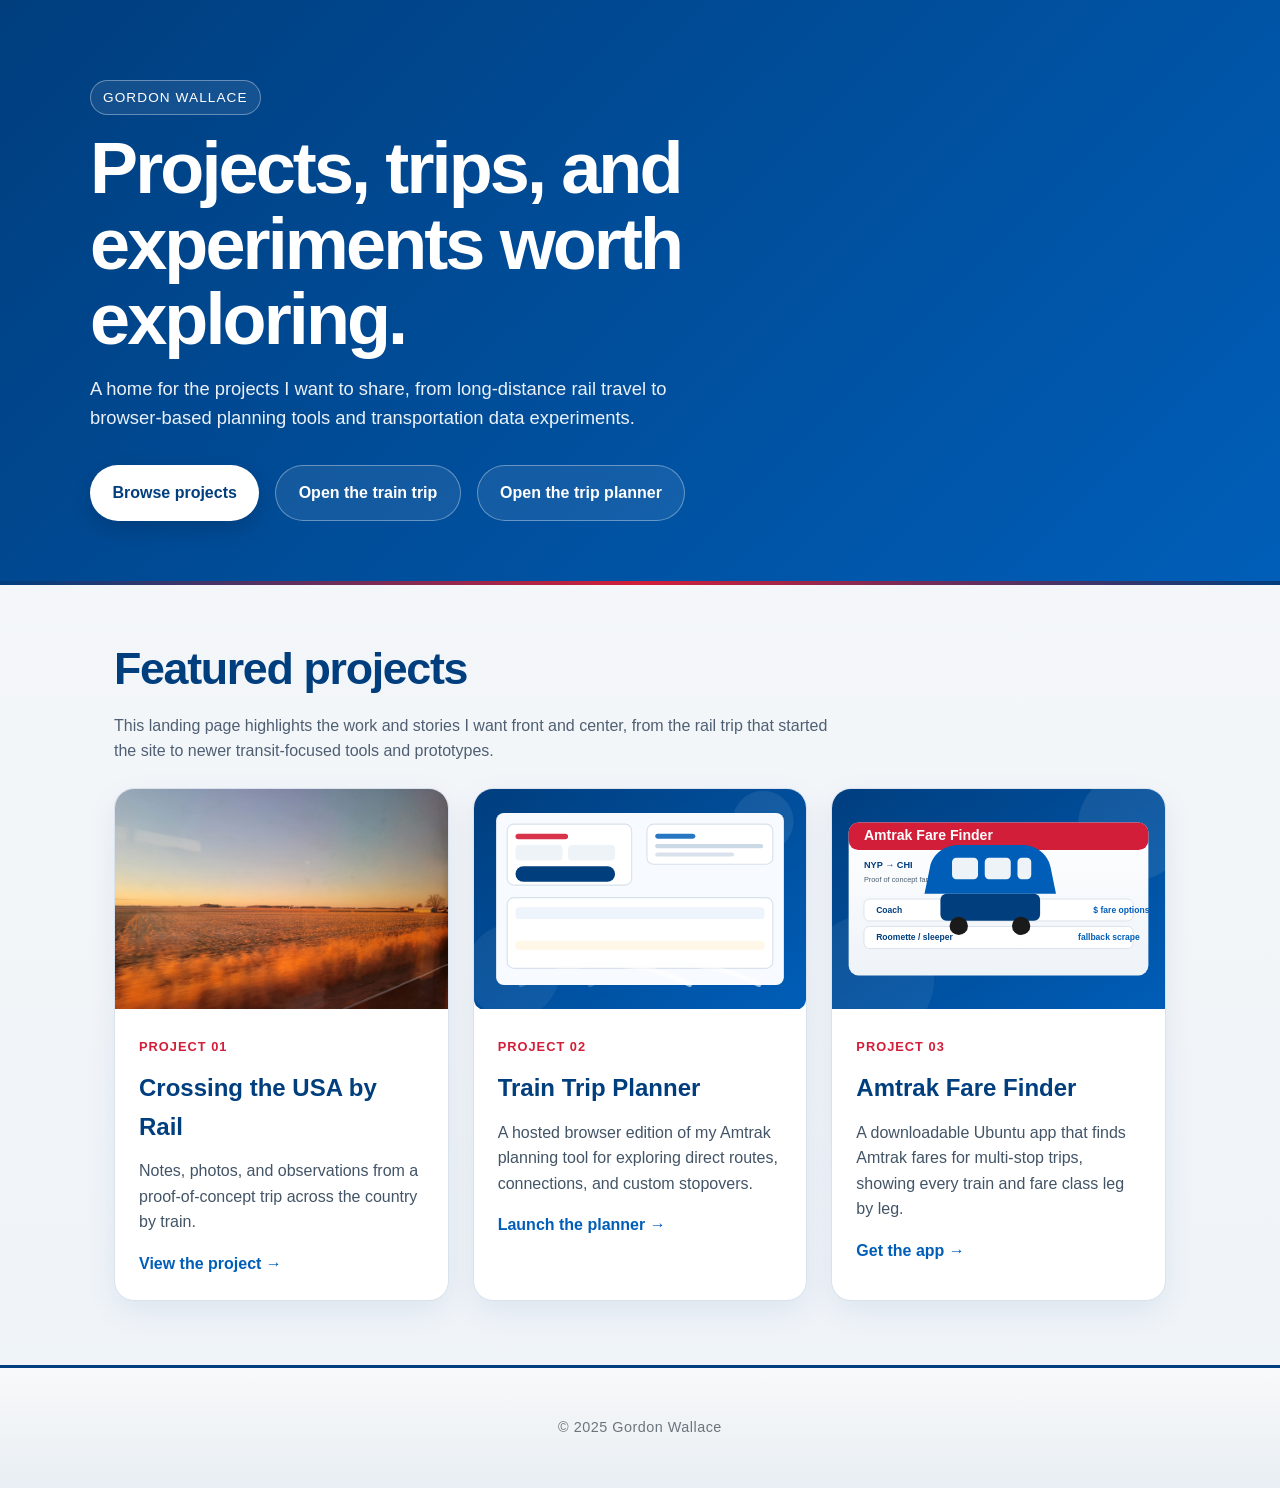
<file: index.html>
<!DOCTYPE html>
<html lang="en">
<head>
    <meta charset="UTF-8">
    <meta name="viewport" content="width=device-width, initial-scale=1.0">
    <title>Gordon Wallace | Projects</title>
    <style>
        * {
            margin: 0;
            padding: 0;
            box-sizing: border-box;
        }

        html {
            scroll-behavior: smooth;
        }

        body {
            font-family: 'Helvetica Neue', 'Arial', sans-serif;
            line-height: 1.6;
            color: #1a1a1a;
            background: linear-gradient(180deg, #f8f9fa 0%, #eef3f8 100%);
        }

        a {
            color: inherit;
            text-decoration: none;
        }

        header {
            background: linear-gradient(135deg, #003e7e 0%, #005eb8 100%);
            color: white;
            padding: 5rem 1.5rem 4rem;
            position: relative;
            overflow: hidden;
        }

        header::after {
            content: '';
            position: absolute;
            bottom: 0;
            left: 0;
            right: 0;
            height: 4px;
            background: linear-gradient(90deg, #003e7e 0%, #d31e39 50%, #003e7e 100%);
        }

        .hero {
            max-width: 1100px;
            margin: 0 auto;
            display: grid;
            gap: 2rem;
            align-items: center;
        }

        .hero-copy {
            max-width: 720px;
        }

        .eyebrow {
            display: inline-block;
            margin-bottom: 1rem;
            padding: 0.35rem 0.75rem;
            border: 1px solid rgba(255, 255, 255, 0.35);
            border-radius: 999px;
            font-size: 0.85rem;
            letter-spacing: 0.08em;
            text-transform: uppercase;
            background: rgba(255, 255, 255, 0.08);
        }

        header h1 {
            font-size: clamp(2.6rem, 6vw, 4.5rem);
            line-height: 1.05;
            margin-bottom: 1rem;
            font-weight: 700;
            letter-spacing: -0.04em;
        }

        header p {
            font-size: 1.15rem;
            max-width: 640px;
            color: rgba(255, 255, 255, 0.92);
        }

        .hero-actions {
            display: flex;
            flex-wrap: wrap;
            gap: 1rem;
            margin-top: 2rem;
        }

        .button {
            display: inline-flex;
            align-items: center;
            justify-content: center;
            padding: 0.9rem 1.4rem;
            border-radius: 999px;
            font-weight: 600;
            transition: transform 0.2s ease, box-shadow 0.2s ease, background-color 0.2s ease;
        }

        .button-primary {
            background: white;
            color: #003e7e;
            box-shadow: 0 8px 20px rgba(0, 0, 0, 0.15);
        }

        .button-secondary {
            border: 1px solid rgba(255, 255, 255, 0.35);
            color: white;
            background: rgba(255, 255, 255, 0.08);
        }

        .button:hover {
            transform: translateY(-2px);
        }

        main {
            max-width: 1100px;
            margin: 0 auto;
            padding: 3rem 1.5rem 4rem;
        }

        .section-heading {
            margin-bottom: 1.5rem;
        }

        .section-heading h2 {
            font-size: clamp(2rem, 4vw, 2.8rem);
            color: #003e7e;
            margin-bottom: 0.5rem;
            letter-spacing: -0.03em;
        }

        .section-heading p {
            color: #4f5f73;
            max-width: 720px;
        }

        .projects-grid {
            display: grid;
            grid-template-columns: repeat(auto-fit, minmax(280px, 1fr));
            gap: 1.5rem;
        }

        .project-card {
            display: block;
            background: white;
            border: 1px solid #d8e1ec;
            border-radius: 20px;
            overflow: hidden;
            box-shadow: 0 10px 30px rgba(0, 62, 126, 0.08);
            transition: transform 0.25s ease, box-shadow 0.25s ease, border-color 0.25s ease;
        }

        .project-card:hover {
            transform: translateY(-4px);
            box-shadow: 0 16px 36px rgba(0, 62, 126, 0.14);
            border-color: #005eb8;
        }

        .project-card img {
            width: 100%;
            height: 220px;
            object-fit: cover;
            display: block;
        }

        .project-card-content {
            padding: 1.5rem;
        }

        .project-tag {
            display: inline-block;
            font-size: 0.8rem;
            font-weight: 700;
            text-transform: uppercase;
            letter-spacing: 0.08em;
            color: #d31e39;
            margin-bottom: 0.75rem;
        }

        .project-card h3 {
            font-size: 1.5rem;
            color: #003e7e;
            margin-bottom: 0.75rem;
        }

        .project-card p {
            color: #425466;
            margin-bottom: 1rem;
        }

        .project-link {
            color: #005eb8;
            font-weight: 700;
        }

        footer {
            text-align: center;
            padding: 3rem 2rem;
            color: #6c757d;
            font-size: 0.9rem;
            background: linear-gradient(180deg, #f8f9fa 0%, #e8eef3 100%);
            border-top: 3px solid #003e7e;
        }

        footer p {
            font-weight: 500;
            letter-spacing: 0.5px;
        }

        @media (max-width: 768px) {
            header {
                padding: 4rem 1.25rem 3rem;
            }

            header p {
                font-size: 1rem;
            }

            main {
                padding: 2.5rem 1rem 3rem;
            }
        }
    </style>
</head>
<body>
    <header>
        <div class="hero">
            <div class="hero-copy">
                <span class="eyebrow">Gordon Wallace</span>
                <h1>Projects, trips, and experiments worth exploring.</h1>
                <p>
                    A home for the projects I want to share, from long-distance rail travel to browser-based planning tools and transportation data experiments.
                </p>
                <div class="hero-actions">
                    <a class="button button-primary" href="#projects">Browse projects</a>
                    <a class="button button-secondary" href="projects/crossing-the-usa-by-rail.html">Open the train trip</a>
                    <a class="button button-secondary" href="projects/train-trip-planner.html">Open the trip planner</a>
                </div>
            </div>
        </div>
    </header>

    <main>
        <section id="projects">
            <div class="section-heading">
                <h2>Featured projects</h2>
                <p>
                    This landing page highlights the work and stories I want front and center, from the rail trip that started the site to newer transit-focused tools and prototypes.
                </p>
            </div>
            <div class="projects-grid">
                <a class="project-card" href="projects/crossing-the-usa-by-rail.html">
                    <img src="images/20251116_073944.jpg" alt="Sunrise over western Ohio seen from the train">
                    <div class="project-card-content">
                        <span class="project-tag">Project 01</span>
                        <h3>Crossing the USA by Rail</h3>
                        <p>
                            Notes, photos, and observations from a proof-of-concept trip across the country by train.
                        </p>
                        <span class="project-link">View the project &rarr;</span>
                    </div>
                </a>
                <a class="project-card" href="projects/train-trip-planner.html">
                    <img src="images/train-trip-planner-preview.svg" alt="Stylized preview of the hosted train trip planner">
                    <div class="project-card-content">
                        <span class="project-tag">Project 02</span>
                        <h3>Train Trip Planner</h3>
                        <p>
                            A hosted browser edition of my Amtrak planning tool for exploring direct routes, connections, and custom stopovers.
                        </p>
                        <span class="project-link">Launch the planner &rarr;</span>
                    </div>
                </a>
                <a class="project-card" href="projects/amtrak-fare-finder.html">
                    <img src="images/amtrak-fare-finder-cover.svg" alt="Illustration for the Amtrak Fare Finder project">
                    <div class="project-card-content">
                        <span class="project-tag">Project 03</span>
                        <h3>Amtrak Fare Finder</h3>
                        <p>
                            A downloadable Ubuntu app that finds Amtrak fares for multi-stop trips, showing every train and fare class leg by leg.
                        </p>
                        <span class="project-link">Get the app &rarr;</span>
                    </div>
                </a>
            </div>
        </section>
    </main>

    <footer>
        <p>&copy; 2025 Gordon Wallace</p>
    </footer>
</body>
</html>
</file>
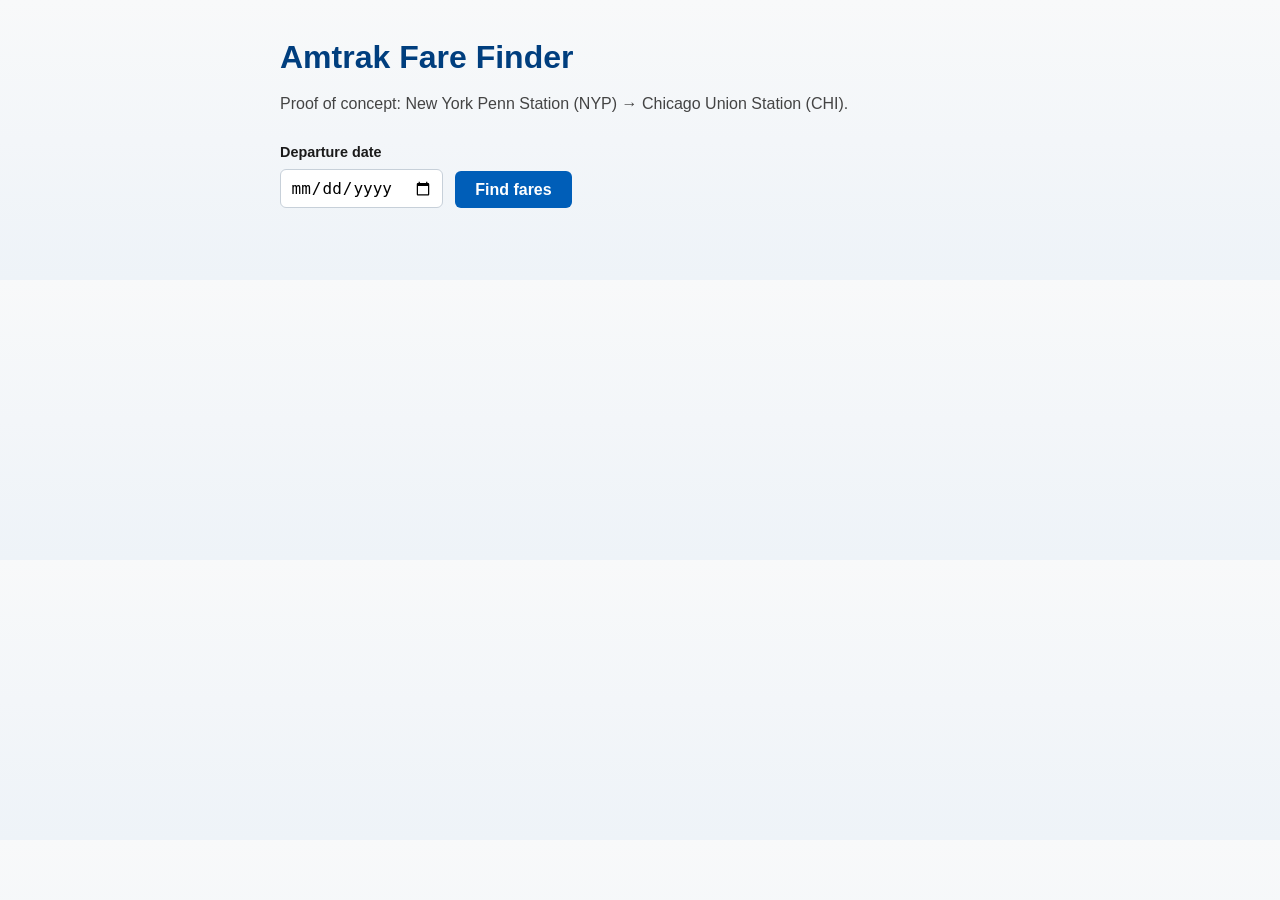
<file: amtrak-fare-finder/static/index.html>
<!DOCTYPE html>
<html lang="en">
<head>
    <meta charset="UTF-8">
    <meta name="viewport" content="width=device-width, initial-scale=1.0">
    <title>Amtrak Fare Finder</title>
    <style>
        * {
            margin: 0;
            padding: 0;
            box-sizing: border-box;
        }

        body {
            font-family: 'Helvetica Neue', 'Arial', sans-serif;
            line-height: 1.6;
            color: #1a1a1a;
            background: linear-gradient(180deg, #f8f9fa 0%, #eef3f8 100%);
            padding: 2rem 1.5rem 3rem;
        }

        main {
            max-width: 720px;
            margin: 0 auto;
        }

        h1 {
            color: #003e7e;
            margin-bottom: 0.5rem;
        }

        p.subtitle {
            color: #444;
            margin-bottom: 1.5rem;
        }

        form {
            display: flex;
            gap: 0.75rem;
            align-items: flex-end;
            flex-wrap: wrap;
            margin-bottom: 1.5rem;
        }

        label {
            display: block;
            font-weight: 600;
            font-size: 0.9rem;
            margin-bottom: 0.35rem;
        }

        input[type="date"] {
            padding: 0.5rem 0.6rem;
            border: 1px solid #c7d0d9;
            border-radius: 6px;
            font-size: 1rem;
        }

        button {
            background: #005eb8;
            color: #fff;
            border: none;
            border-radius: 6px;
            padding: 0.6rem 1.25rem;
            font-size: 1rem;
            font-weight: 600;
            cursor: pointer;
        }

        button:disabled {
            opacity: 0.6;
            cursor: default;
        }

        #status {
            margin-bottom: 1rem;
            font-weight: 600;
        }

        #status.error {
            color: #b3261e;
        }

        table {
            width: 100%;
            border-collapse: collapse;
            background: #fff;
            border-radius: 8px;
            overflow: hidden;
            box-shadow: 0 1px 3px rgba(0, 0, 0, 0.08);
        }

        th, td {
            text-align: left;
            padding: 0.75rem 1rem;
            border-bottom: 1px solid #eef1f4;
        }

        th {
            background: #003e7e;
            color: #fff;
        }

        tbody tr:last-child td {
            border-bottom: none;
        }
    </style>
</head>
<body>
    <main>
        <h1>Amtrak Fare Finder</h1>
        <p class="subtitle">Proof of concept: New York Penn Station (NYP) &rarr; Chicago Union Station (CHI).</p>

        <form id="fare-form">
            <div>
                <label for="departure-date">Departure date</label>
                <input type="date" id="departure-date" name="date" required>
            </div>
            <button type="submit" id="submit-button">Find fares</button>
        </form>

        <p id="status" role="status"></p>

        <table id="results-table" hidden>
            <thead>
                <tr>
                    <th>Train</th>
                    <th>Departs</th>
                    <th>Arrives</th>
                    <th>Duration</th>
                    <th>Fares</th>
                </tr>
            </thead>
            <tbody id="results-body"></tbody>
        </table>
    </main>

    <script>
        const form = document.getElementById('fare-form');
        const statusEl = document.getElementById('status');
        const table = document.getElementById('results-table');
        const tbody = document.getElementById('results-body');
        const submitButton = document.getElementById('submit-button');

        function setStatus(message, isError) {
            statusEl.textContent = message;
            statusEl.classList.toggle('error', Boolean(isError));
        }

        function renderTrains(trains) {
            tbody.innerHTML = '';
            if (!trains || trains.length === 0) {
                table.hidden = true;
                setStatus('No trains with available fares were found for that date.', false);
                return;
            }

            for (const train of trains) {
                const row = document.createElement('tr');

                const nameCell = document.createElement('td');
                nameCell.textContent = train.train_name;
                row.appendChild(nameCell);

                const departCell = document.createElement('td');
                departCell.textContent = train.departure_time;
                row.appendChild(departCell);

                const arriveCell = document.createElement('td');
                arriveCell.textContent = train.arrival_time;
                row.appendChild(arriveCell);

                const durationCell = document.createElement('td');
                durationCell.textContent = train.duration;
                row.appendChild(durationCell);

                const faresCell = document.createElement('td');
                faresCell.textContent = (train.fares || [])
                    .map((fare) => `${fare.fare_class}: $${fare.price.toFixed(2)}`)
                    .join(', ');
                row.appendChild(faresCell);

                tbody.appendChild(row);
            }

            table.hidden = false;
            setStatus(`Found ${trains.length} train${trains.length === 1 ? '' : 's'}.`, false);
        }

        form.addEventListener('submit', async (event) => {
            event.preventDefault();
            const date = document.getElementById('departure-date').value;
            if (!date) {
                return;
            }

            submitButton.disabled = true;
            table.hidden = true;
            setStatus('Searching for fares…', false);

            try {
                const response = await fetch(`/api/fares?date=${encodeURIComponent(date)}`);
                const data = await response.json();

                if (!response.ok) {
                    throw new Error(data.error || 'Failed to fetch fares.');
                }

                renderTrains(data.trains);
            } catch (error) {
                setStatus(error.message || 'Something went wrong while fetching fares.', true);
            } finally {
                submitButton.disabled = false;
            }
        });
    </script>
</body>
</html>
</file>
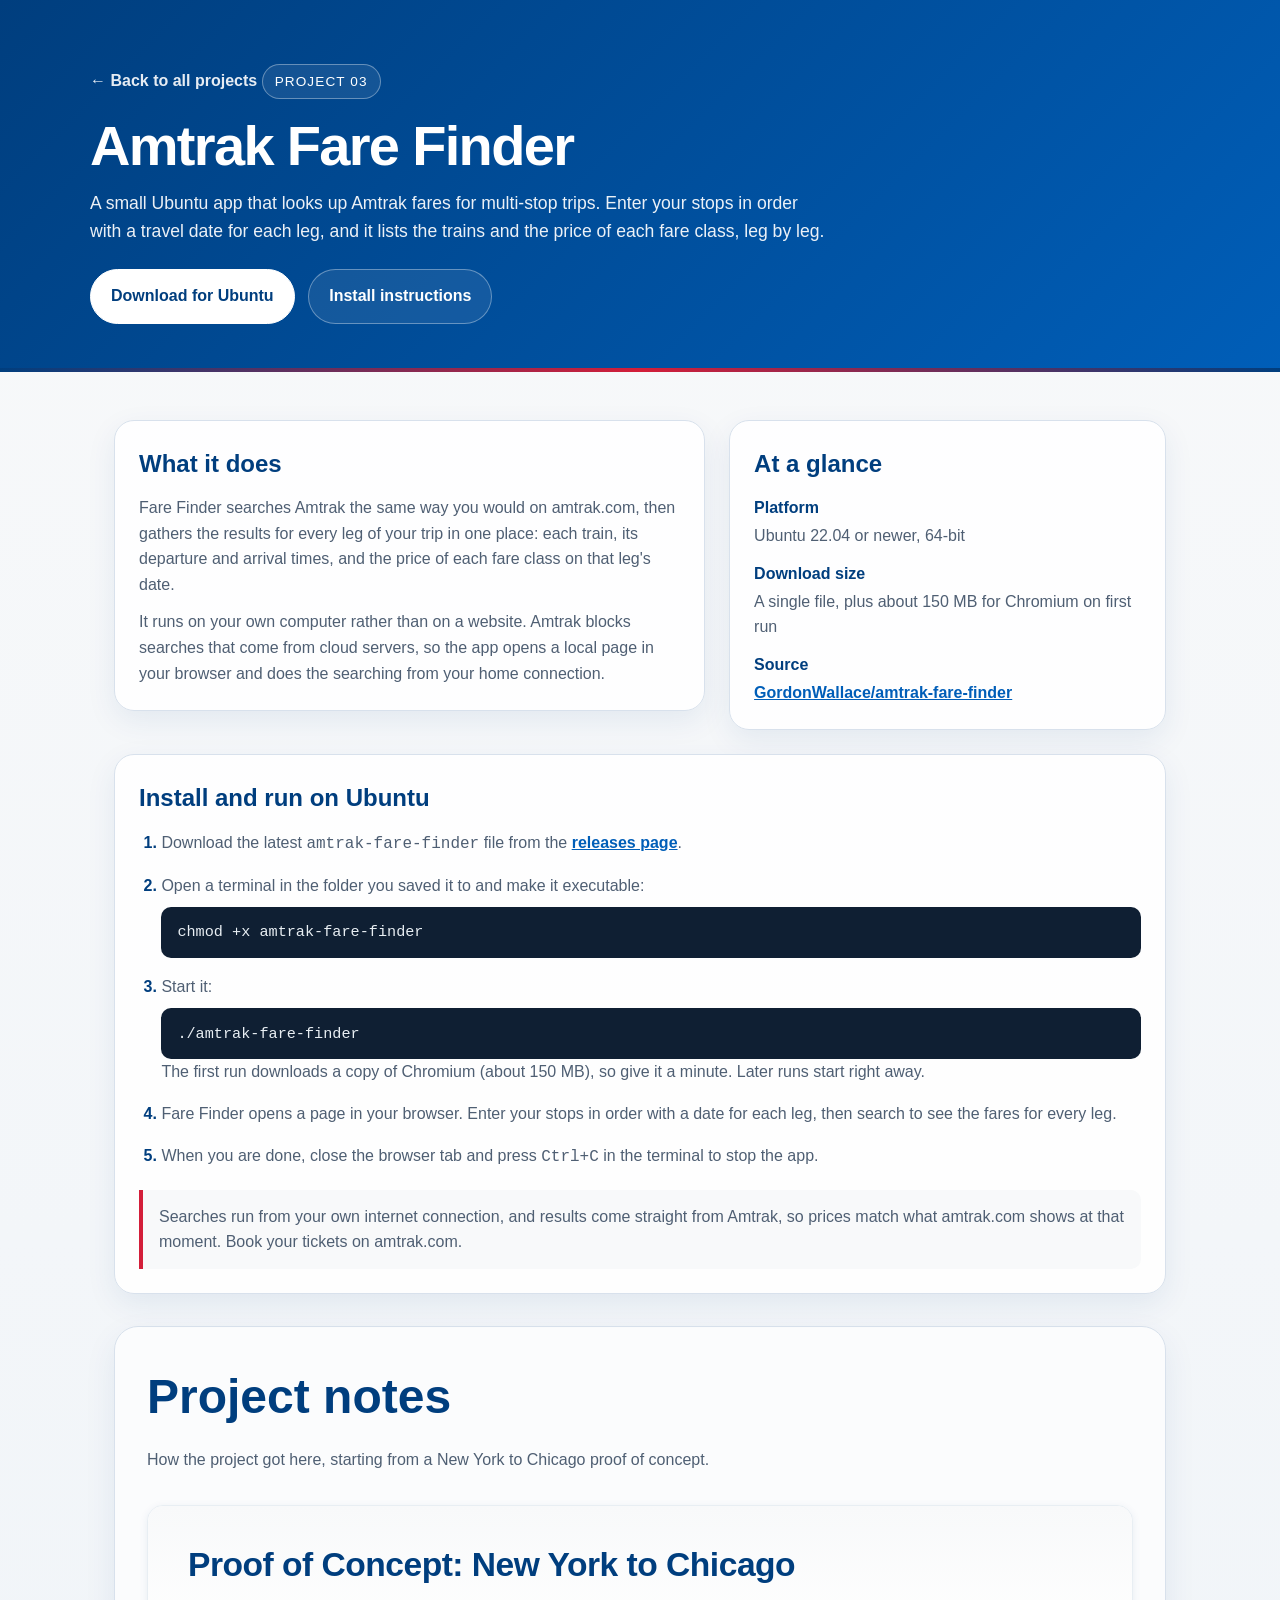
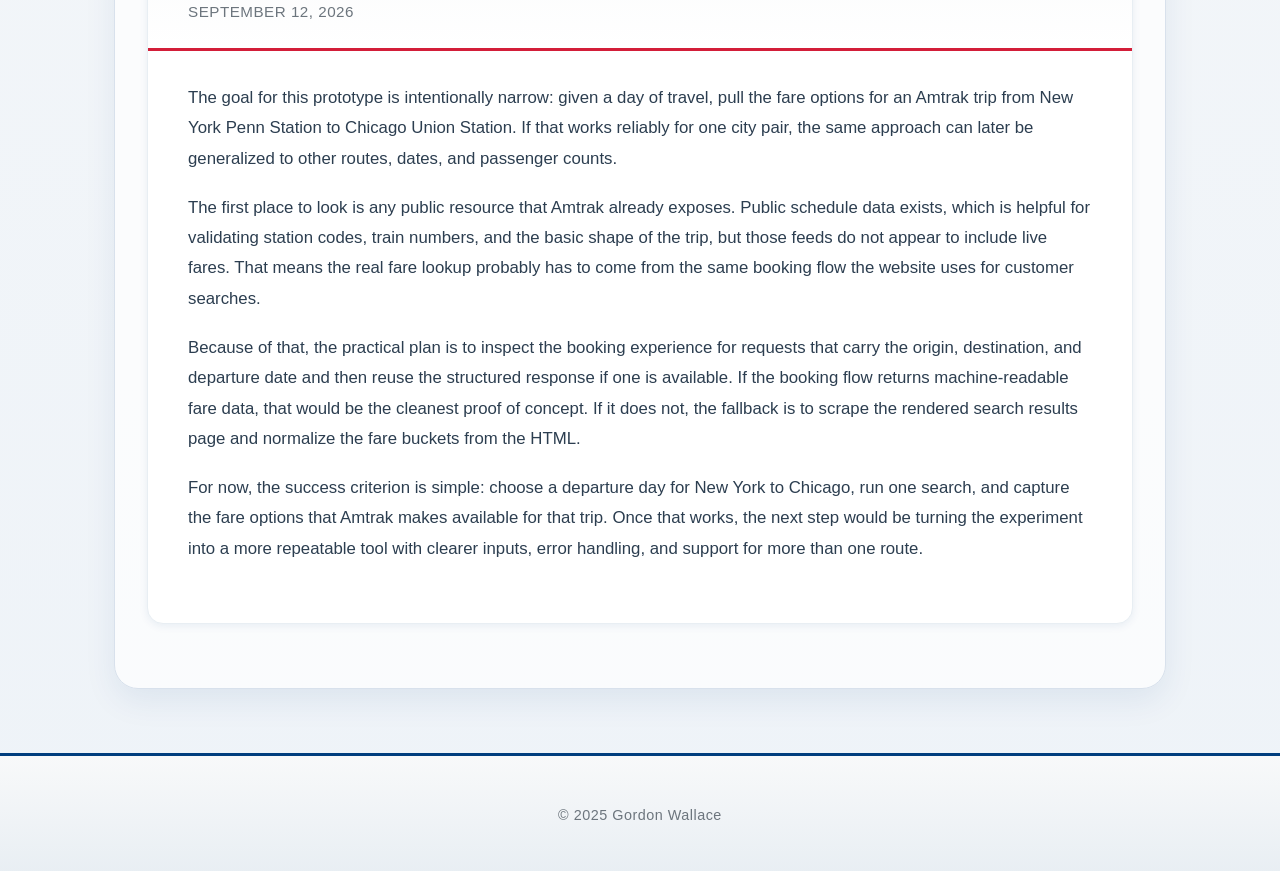
<file: projects/amtrak-fare-finder.html>
<!DOCTYPE html>
<html lang="en">
<head>
    <meta charset="UTF-8">
    <meta name="viewport" content="width=device-width, initial-scale=1.0">
    <title>Amtrak Fare Finder | Gordon Wallace</title>
    <style>
        * {
            margin: 0;
            padding: 0;
            box-sizing: border-box;
        }

        body {
            font-family: 'Helvetica Neue', 'Arial', sans-serif;
            line-height: 1.6;
            color: #1a1a1a;
            background: linear-gradient(180deg, #f8f9fa 0%, #eef3f8 100%);
        }

        a {
            color: inherit;
            text-decoration: none;
        }

        header {
            background: linear-gradient(135deg, #003e7e 0%, #005eb8 100%);
            color: white;
            padding: 4rem 1.5rem 3rem;
            position: relative;
            overflow: hidden;
        }

        header::after {
            content: '';
            position: absolute;
            bottom: 0;
            left: 0;
            right: 0;
            height: 4px;
            background: linear-gradient(90deg, #003e7e 0%, #d31e39 50%, #003e7e 100%);
        }

        .hero {
            max-width: 1100px;
            margin: 0 auto;
        }

        .back-link {
            display: inline-block;
            margin-bottom: 1rem;
            font-weight: 600;
            color: rgba(255, 255, 255, 0.9);
        }

        .back-link:hover {
            color: #fff;
        }

        .back-link:focus-visible {
            outline: 2px solid #fff;
            outline-offset: 4px;
            border-radius: 4px;
        }

        header h1 {
            font-size: clamp(2.2rem, 5vw, 3.5rem);
            line-height: 1.1;
            margin-bottom: 0.75rem;
            font-weight: 700;
            letter-spacing: -0.03em;
        }

        header p {
            font-size: 1.1rem;
            max-width: 740px;
            color: rgba(255, 255, 255, 0.92);
        }

        .hero-eyebrow {
            display: inline-block;
            margin-bottom: 1rem;
            padding: 0.35rem 0.75rem;
            border: 1px solid rgba(255, 255, 255, 0.35);
            border-radius: 999px;
            font-size: 0.85rem;
            letter-spacing: 0.08em;
            text-transform: uppercase;
            background: rgba(255, 255, 255, 0.08);
        }

        .hero-actions {
            display: flex;
            flex-wrap: wrap;
            gap: 0.85rem;
            margin-top: 1.5rem;
        }

        .button-link {
            display: inline-flex;
            align-items: center;
            justify-content: center;
            min-height: 46px;
            padding: 0.85rem 1.25rem;
            border-radius: 999px;
            border: 1px solid rgba(255, 255, 255, 0.35);
            background: rgba(255, 255, 255, 0.08);
            color: #fff;
            font: inherit;
            font-weight: 700;
            transition: transform 0.2s ease, box-shadow 0.2s ease, background-color 0.2s ease;
        }

        .button-link.primary {
            background: #fff;
            border-color: #fff;
            color: #003e7e;
        }

        .button-link:hover {
            transform: translateY(-1px);
            box-shadow: 0 6px 18px rgba(0, 0, 0, 0.18);
        }

        .button-link:focus-visible {
            outline: 2px solid #fff;
            outline-offset: 3px;
        }

        .layout {
            display: grid;
            gap: 1.5rem;
            margin-bottom: 2rem;
        }

        .intro-grid {
            display: grid;
            grid-template-columns: 1.15fr 0.85fr;
            gap: 1.5rem;
            align-items: start;
        }

        .panel {
            background: rgba(255, 255, 255, 0.92);
            border: 1px solid #d8e1ec;
            border-radius: 20px;
            box-shadow: 0 10px 30px rgba(0, 62, 126, 0.08);
            padding: 1.5rem;
        }

        .panel h2 {
            color: #003e7e;
            margin-bottom: 0.75rem;
        }

        .panel p,
        .meta-list,
        .steps {
            color: #4f5f73;
        }

        .panel p + p {
            margin-top: 0.75rem;
        }

        .panel a {
            color: #005eb8;
            font-weight: 600;
            text-decoration: underline;
        }

        .meta-list {
            list-style: none;
            display: grid;
            gap: 0.75rem;
        }

        .meta-list strong {
            display: block;
            color: #003e7e;
            margin-bottom: 0.15rem;
        }

        .steps {
            display: grid;
            gap: 1rem;
            padding-left: 1.4rem;
        }

        .steps li::marker {
            color: #003e7e;
            font-weight: 700;
        }

        pre {
            margin-top: 0.5rem;
            padding: 0.85rem 1rem;
            background: #0f1f33;
            color: #e8eef3;
            border-radius: 10px;
            overflow-x: auto;
            font-size: 0.95rem;
        }

        code {
            font-family: 'SFMono-Regular', 'Menlo', 'Consolas', monospace;
        }

        .note {
            margin-top: 1.25rem;
            padding: 0.85rem 1rem;
            border-left: 4px solid #d31e39;
            background: #f8f9fa;
            border-radius: 0 10px 10px 0;
        }

        main {
            max-width: 1100px;
            margin: 0 auto;
            padding: 3rem 1.5rem 4rem;
        }

        .project-detail {
            background: rgba(255, 255, 255, 0.72);
            border: 1px solid #d8e1ec;
            border-radius: 24px;
            padding: 2rem;
            box-shadow: 0 12px 32px rgba(0, 62, 126, 0.08);
        }

        .project-detail-header {
            margin-bottom: 2rem;
        }

        .project-detail-header h2 {
            font-size: clamp(2rem, 4vw, 3rem);
            color: #003e7e;
            margin-bottom: 0.75rem;
        }

        .project-detail-header p {
            max-width: 760px;
            color: #4f5f73;
        }

        .post {
            background: white;
            margin-bottom: 2rem;
            border-radius: 16px;
            overflow: hidden;
            box-shadow: 0 2px 8px rgba(0, 62, 126, 0.08);
            border: 1px solid #e8eef3;
            transition: all 0.3s ease;
        }

        .post:hover {
            transform: translateY(-3px);
            box-shadow: 0 8px 24px rgba(0, 62, 126, 0.15);
            border-color: #005eb8;
        }

        .post-header {
            padding: 2rem 2.5rem 1.5rem;
            background: linear-gradient(180deg, #f8f9fa 0%, #ffffff 100%);
            border-bottom: 3px solid #d31e39;
        }

        .post-title {
            font-size: 2.1rem;
            color: #003e7e;
            margin-bottom: 0.5rem;
            font-weight: 700;
            letter-spacing: -0.5px;
        }

        .post-date {
            color: #6c757d;
            font-size: 0.95rem;
            font-weight: 500;
            text-transform: uppercase;
            letter-spacing: 0.5px;
        }

        .post-images {
            display: grid;
            grid-template-columns: repeat(auto-fill, minmax(220px, 1fr));
            gap: 1rem;
            padding: 1.5rem 2.5rem;
            background-color: #fafbfc;
        }

        .image-container {
            display: flex;
            flex-direction: column;
            background: white;
            border-radius: 8px;
            overflow: hidden;
            box-shadow: 0 2px 6px rgba(0, 62, 126, 0.1);
            transition: all 0.3s ease;
        }

        .image-container:hover {
            box-shadow: 0 4px 12px rgba(0, 62, 126, 0.2);
            transform: translateY(-2px);
        }

        .post-image {
            width: 100%;
            height: 200px;
            object-fit: cover;
            transition: transform 0.3s ease;
        }

        .image-container:hover .post-image {
            transform: scale(1.03);
        }

        .image-caption {
            font-size: 0.85rem;
            color: #495057;
            padding: 0.6rem 0.8rem;
            text-align: center;
            line-height: 1.4;
            background-color: #f8f9fa;
            border-top: 2px solid #e8eef3;
        }

        .post-content {
            padding: 2rem 2.5rem 2.5rem;
            font-size: 1.05rem;
            color: #2c3e50;
            line-height: 1.8;
        }

        .post-content p {
            margin-bottom: 1.2rem;
        }

        footer {
            text-align: center;
            padding: 3rem 2rem;
            color: #6c757d;
            font-size: 0.9rem;
            background: linear-gradient(180deg, #f8f9fa 0%, #e8eef3 100%);
            border-top: 3px solid #003e7e;
        }

        footer p {
            font-weight: 500;
            letter-spacing: 0.5px;
        }

        @media (max-width: 900px) {
            .intro-grid {
                grid-template-columns: 1fr;
            }
        }

        @media (max-width: 768px) {
            header {
                padding: 3rem 1.25rem 2.5rem;
            }

            header p {
                font-size: 1rem;
            }

            main {
                padding: 2.5rem 1rem 3rem;
            }

            .project-detail {
                padding: 1.25rem;
            }

            .post-title {
                font-size: 1.6rem;
            }

            .post-header {
                padding: 1.5rem 1.5rem 1rem;
            }

            .post-images {
                grid-template-columns: 1fr;
                padding: 1rem 1.5rem;
            }

            .post-content {
                padding: 1.5rem;
            }
        }
    </style>
</head>
<body>
    <header>
        <div class="hero">
            <a class="back-link" href="../index.html" aria-label="Back to all projects on the landing page">&larr; Back to all projects</a>
            <span class="hero-eyebrow">Project 03</span>
            <h1>Amtrak Fare Finder</h1>
            <p>
                A small Ubuntu app that looks up Amtrak fares for multi-stop trips. Enter your stops in order with a travel date for each leg, and it lists the trains and the price of each fare class, leg by leg.
            </p>
            <div class="hero-actions">
                <a class="button-link primary" data-release-link href="https://github.com/GordonWallace/amtrak-fare-finder/releases/latest" target="_blank" rel="noreferrer">Download for Ubuntu</a>
                <a class="button-link" href="#install">Install instructions</a>
            </div>
        </div>
    </header>

    <main>
        <div class="layout">
            <div class="intro-grid">
                <section class="panel">
                    <h2>What it does</h2>
                    <p>
                        Fare Finder searches Amtrak the same way you would on amtrak.com, then gathers the results for every leg of your trip in one place: each train, its departure and arrival times, and the price of each fare class on that leg's date.
                    </p>
                    <p>
                        It runs on your own computer rather than on a website. Amtrak blocks searches that come from cloud servers, so the app opens a local page in your browser and does the searching from your home connection.
                    </p>
                </section>

                <aside class="panel">
                    <h2>At a glance</h2>
                    <ul class="meta-list">
                        <li>
                            <strong>Platform</strong>
                            Ubuntu 22.04 or newer, 64-bit
                        </li>
                        <li>
                            <strong>Download size</strong>
                            A single file, plus about 150&nbsp;MB for Chromium on first run
                        </li>
                        <li>
                            <strong>Source</strong>
                            <a data-repo-link href="https://github.com/GordonWallace/amtrak-fare-finder" target="_blank" rel="noreferrer">GordonWallace/amtrak-fare-finder</a>
                        </li>
                    </ul>
                </aside>
            </div>

            <section class="panel" id="install">
                <h2>Install and run on Ubuntu</h2>
                <ol class="steps">
                    <li>
                        Download the latest <code>amtrak-fare-finder</code> file from the
                        <a data-release-link href="https://github.com/GordonWallace/amtrak-fare-finder/releases/latest" target="_blank" rel="noreferrer">releases page</a>.
                    </li>
                    <li>
                        Open a terminal in the folder you saved it to and make it executable:
                        <pre><code>chmod +x amtrak-fare-finder</code></pre>
                    </li>
                    <li>
                        Start it:
                        <pre><code>./amtrak-fare-finder</code></pre>
                        The first run downloads a copy of Chromium (about 150&nbsp;MB), so give it a minute. Later runs start right away.
                    </li>
                    <li>
                        Fare Finder opens a page in your browser. Enter your stops in order with a date for each leg, then search to see the fares for every leg.
                    </li>
                    <li>
                        When you are done, close the browser tab and press <code>Ctrl+C</code> in the terminal to stop the app.
                    </li>
                </ol>
                <p class="note">
                    Searches run from your own internet connection, and results come straight from Amtrak, so prices match what amtrak.com shows at that moment. Book your tickets on amtrak.com.
                </p>
            </section>
        </div>

        <section class="project-detail" id="amtrak-fare-finder">
            <div class="project-detail-header">
                <h2>Project notes</h2>
                <p>
                    How the project got here, starting from a New York to Chicago proof of concept.
                </p>
            </div>
            <div id="posts-container"></div>
        </section>
    </main>

    <footer>
        <p>&copy; 2025 Gordon Wallace</p>
    </footer>

    <script>
        // Change these when the app's repository moves; every download and source link on the page uses them.
        const REPO_URL = 'https://github.com/GordonWallace/amtrak-fare-finder';
        const RELEASE_URL = `${REPO_URL}/releases/latest`;

        for (const link of document.querySelectorAll('[data-release-link]')) {
            link.href = RELEASE_URL;
        }
        for (const link of document.querySelectorAll('[data-repo-link]')) {
            link.href = REPO_URL;
        }

        const PROJECT_ID = 'amtrak-fare-finder';
        const POSTS_SCHEMA_DESCRIPTION = 'Posts for this page must include "project", "title", "date", and "textFile" string fields.';
        const MONTH_INDEX = {
            january: 0,
            february: 1,
            march: 2,
            april: 3,
            may: 4,
            june: 5,
            july: 6,
            august: 7,
            september: 8,
            october: 9,
            november: 10,
            december: 11
        };

        function resolveSafeProjectAssetPath(rawPath, allowedBaseDirectory) {
            const normalizedInput = typeof rawPath === 'string' ? rawPath : '';
            if (!normalizedInput || normalizedInput.includes('\\') || normalizedInput.startsWith('/')) {
                throw new Error(`Invalid path: ${rawPath}`);
            }
            const rawSegments = normalizedInput.split('/').map((segment) => {
                try {
                    return decodeURIComponent(segment);
                } catch (error) {
                    throw new Error(`Invalid path encoding: ${rawPath}`);
                }
            });
            if (rawSegments.some((segment) => segment === '.' || segment === '..')) {
                throw new Error(`Path traversal segment is not allowed: ${rawPath}`);
            }

            const normalizedPath = new URL(normalizedInput, 'https://example.local/').pathname.replace(/^\/+/, '');
            if (!normalizedPath.startsWith(`${allowedBaseDirectory}/`)) {
                throw new Error(`Path escapes ${allowedBaseDirectory}: ${rawPath}`);
            }

            return `../${normalizedPath}`;
        }

        function buildPost(post, textContent) {
            const article = document.createElement('article');
            article.className = 'post';

            const header = document.createElement('div');
            header.className = 'post-header';

            const title = document.createElement('h3');
            title.className = 'post-title';
            title.textContent = post.title;

            const date = document.createElement('p');
            date.className = 'post-date';
            date.textContent = post.date;

            header.appendChild(title);
            header.appendChild(date);
            article.appendChild(header);

            if (post.images && post.images.length > 0) {
                const imagesContainer = document.createElement('div');
                imagesContainer.className = 'post-images';

                for (const image of post.images) {
                    if (!image || typeof image !== 'object' || typeof image.src !== 'string') {
                        console.error(`Skipping malformed image entry for ${post.id}.`);
                        continue;
                    }

                    let safeImagePath = '';
                    try {
                        safeImagePath = resolveSafeProjectAssetPath(image.src, 'images');
                    } catch (error) {
                        console.error(`Skipping invalid image path for ${post.id}:`, error);
                        continue;
                    }

                    const imageContainer = document.createElement('div');
                    imageContainer.className = 'image-container';

                    const img = document.createElement('img');
                    img.src = safeImagePath;
                    img.className = 'post-image';
                    const imageCaption = typeof image.caption === 'string' ? image.caption.trim() : '';
                    img.alt = imageCaption || `${post.title} photo`;
                    img.loading = 'lazy';

                    imageContainer.appendChild(img);
                    if (imageCaption) {
                        const caption = document.createElement('p');
                        caption.className = 'image-caption';
                        caption.textContent = imageCaption;
                        imageContainer.appendChild(caption);
                    }
                    imagesContainer.appendChild(imageContainer);
                }

                if (imagesContainer.childElementCount > 0) {
                    article.appendChild(imagesContainer);
                }
            }

            const content = document.createElement('div');
            content.className = 'post-content';

            const normalizedText = String(textContent ?? '');
            const paragraphs = normalizedText.trim().split(/\n\n+/).filter((paragraph) => paragraph.trim());
            if (paragraphs.length === 0) {
                const emptyMessage = document.createElement('p');
                emptyMessage.textContent = 'No project notes were included for this entry.';
                content.appendChild(emptyMessage);
            } else {
                for (const paragraphText of paragraphs) {
                    const paragraph = document.createElement('p');
                    paragraph.textContent = paragraphText.trim();
                    content.appendChild(paragraph);
                }
            }

            article.appendChild(content);
            return article;
        }

        async function fetchTextForPost(post) {
            if (!post || typeof post.textFile !== 'string') {
                throw new Error(`Invalid post metadata for ${post && post.id ? post.id : 'unknown'}: missing textFile`);
            }
            const textFilePath = resolveSafeProjectAssetPath(post.textFile, 'post-text');
            const textResponse = await fetch(textFilePath);
            if (!textResponse.ok) {
                throw new Error(`Failed to load ${post.textFile}: ${textResponse.status}`);
            }
            return textResponse.text();
        }

        function parseMonthDayYear(monthName, dayString, yearString) {
            const monthKey = String(monthName || '').toLowerCase();
            const month = MONTH_INDEX[monthKey];
            const day = Number.parseInt(dayString, 10);
            const year = Number.parseInt(yearString, 10);

            if (!Number.isInteger(month) || Number.isNaN(day) || Number.isNaN(year)) {
                return Number.NEGATIVE_INFINITY;
            }
            const timestamp = Date.UTC(year, month, day);
            const parsedDate = new Date(timestamp);
            if (
                parsedDate.getUTCFullYear() !== year
                || parsedDate.getUTCMonth() !== month
                || parsedDate.getUTCDate() !== day
            ) {
                return Number.NEGATIVE_INFINITY;
            }
            return timestamp;
        }

        async function mapWithConcurrency(items, limit, mapper) {
            if (!Array.isArray(items) || items.length === 0) {
                return [];
            }
            if (!Number.isInteger(limit) || limit < 1) {
                throw new Error('Concurrency limit must be a positive integer.');
            }

            const results = new Array(items.length);
            let nextIndex = 0;

            async function worker() {
                while (nextIndex < items.length) {
                    const currentIndex = nextIndex;
                    nextIndex += 1;

                    try {
                        results[currentIndex] = { status: 'fulfilled', value: await mapper(items[currentIndex]) };
                    } catch (error) {
                        results[currentIndex] = { status: 'rejected', reason: error };
                    }
                }
            }

            const workerCount = Math.min(limit, items.length);
            await Promise.all(Array.from({ length: workerCount }, () => worker()));
            return results;
        }

        function getSortableTimestamp(post) {
            if (!post || typeof post.date !== 'string') {
                return Number.NEGATIVE_INFINITY;
            }
            const sameMonthRangeMatch = post.date.match(/^([A-Za-z]+)\s+(\d+)-(\d+),\s*(\d{4})$/);
            const crossMonthRangeMatch = post.date.match(/^([A-Za-z]+)\s+(\d+)-([A-Za-z]+)\s+(\d+),\s*(\d{4})(?:\/(\d{4}))?$/);
            if (sameMonthRangeMatch) {
                return parseMonthDayYear(sameMonthRangeMatch[1], sameMonthRangeMatch[3], sameMonthRangeMatch[4]);
            }

            if (crossMonthRangeMatch) {
                const startMonthIndex = MONTH_INDEX[String(crossMonthRangeMatch[1]).toLowerCase()];
                const endMonthIndex = MONTH_INDEX[String(crossMonthRangeMatch[3]).toLowerCase()];
                const startYear = Number.parseInt(crossMonthRangeMatch[5], 10);
                const explicitEndYear = crossMonthRangeMatch[6] ? Number.parseInt(crossMonthRangeMatch[6], 10) : null;
                const derivedEndYear = explicitEndYear
                    || (Number.isInteger(startMonthIndex) && Number.isInteger(endMonthIndex) && endMonthIndex < startMonthIndex
                        ? startYear + 1
                        : startYear);
                return parseMonthDayYear(crossMonthRangeMatch[3], crossMonthRangeMatch[4], String(derivedEndYear));
            }

            const singleDateMatch = post.date.match(/^([A-Za-z]+)\s+(\d+),\s*(\d{4})$/);
            if (singleDateMatch) {
                return parseMonthDayYear(singleDateMatch[1], singleDateMatch[2], singleDateMatch[3]);
            }

            return Number.NEGATIVE_INFINITY;
        }

        async function loadPosts() {
            try {
                const response = await fetch('../posts.json');
                if (!response.ok) {
                    throw new Error(`Failed to load posts.json: ${response.status}`);
                }

                const rawPosts = await response.json();
                if (!Array.isArray(rawPosts)) {
                    throw new Error('Invalid posts.json format: expected an array of posts.');
                }
                if (rawPosts.some((post) => !post || typeof post.project !== 'string' || typeof post.title !== 'string' || typeof post.date !== 'string' || typeof post.textFile !== 'string')) {
                    throw new Error(`Invalid posts.json format: ${POSTS_SCHEMA_DESCRIPTION}`);
                }

                const posts = rawPosts
                    .filter((post) => post && post.project === PROJECT_ID);
                if (posts.some((post) => getSortableTimestamp(post) === Number.NEGATIVE_INFINITY)) {
                    throw new Error('Invalid posts.json format: unsupported date format.');
                }
                posts.sort((a, b) => getSortableTimestamp(b) - getSortableTimestamp(a));
                const container = document.getElementById('posts-container');
                if (!container) {
                    throw new Error('Missing posts container element.');
                }
                container.setAttribute('aria-busy', 'true');
                if (posts.length === 0) {
                    const emptyMessage = document.createElement('p');
                    emptyMessage.style.textAlign = 'center';
                    emptyMessage.textContent = 'No entries are available for this project yet.';
                    container.appendChild(emptyMessage);
                    container.setAttribute('aria-busy', 'false');
                    return;
                }
                const placeholders = posts.map(() => {
                    const placeholder = document.createElement('div');
                    placeholder.className = 'post';
                    placeholder.setAttribute('role', 'status');
                    placeholder.setAttribute('aria-live', 'polite');
                    placeholder.style.padding = '2rem';
                    placeholder.style.textAlign = 'center';
                    placeholder.style.color = '#4f5f73';
                    placeholder.textContent = 'Loading entry...';
                    container.appendChild(placeholder);
                    return placeholder;
                });
                const textResults = await mapWithConcurrency(posts, 4, fetchTextForPost);

                for (let index = 0; index < posts.length; index += 1) {
                    const post = posts[index];
                    const result = textResults[index];
                    if (result.status === 'fulfilled') {
                        container.replaceChild(buildPost(post, result.value), placeholders[index]);
                    } else {
                        const postError = result.reason;
                        console.error(`Error loading post content for ${post.id}:`, postError);
                        const failedArticle = document.createElement('article');
                        failedArticle.className = 'post';
                        const postErrorMessage = document.createElement('p');
                        postErrorMessage.style.padding = '2rem';
                        postErrorMessage.style.textAlign = 'center';
                        postErrorMessage.style.color = '#d31e39';
                        postErrorMessage.setAttribute('role', 'alert');
                        postErrorMessage.textContent = `Unable to load "${post.title}" right now.`;
                        failedArticle.appendChild(postErrorMessage);
                        container.replaceChild(failedArticle, placeholders[index]);
                    }
                }
                container.setAttribute('aria-busy', 'false');
            } catch (error) {
                console.error('Error loading posts:', error);
                const container = document.getElementById('posts-container');
                if (!container) {
                    return;
                }
                container.setAttribute('aria-busy', 'false');
                container.textContent = '';

                const errorMessage = document.createElement('p');
                errorMessage.style.textAlign = 'center';
                errorMessage.style.color = '#d31e39';
                errorMessage.setAttribute('role', 'alert');
                errorMessage.textContent = 'Error loading posts. Please try again later.';
                container.appendChild(errorMessage);
            }
        }

        if (document.readyState === 'loading') {
            document.addEventListener('DOMContentLoaded', loadPosts);
        } else {
            loadPosts();
        }
    </script>
</body>
</html>
</file>
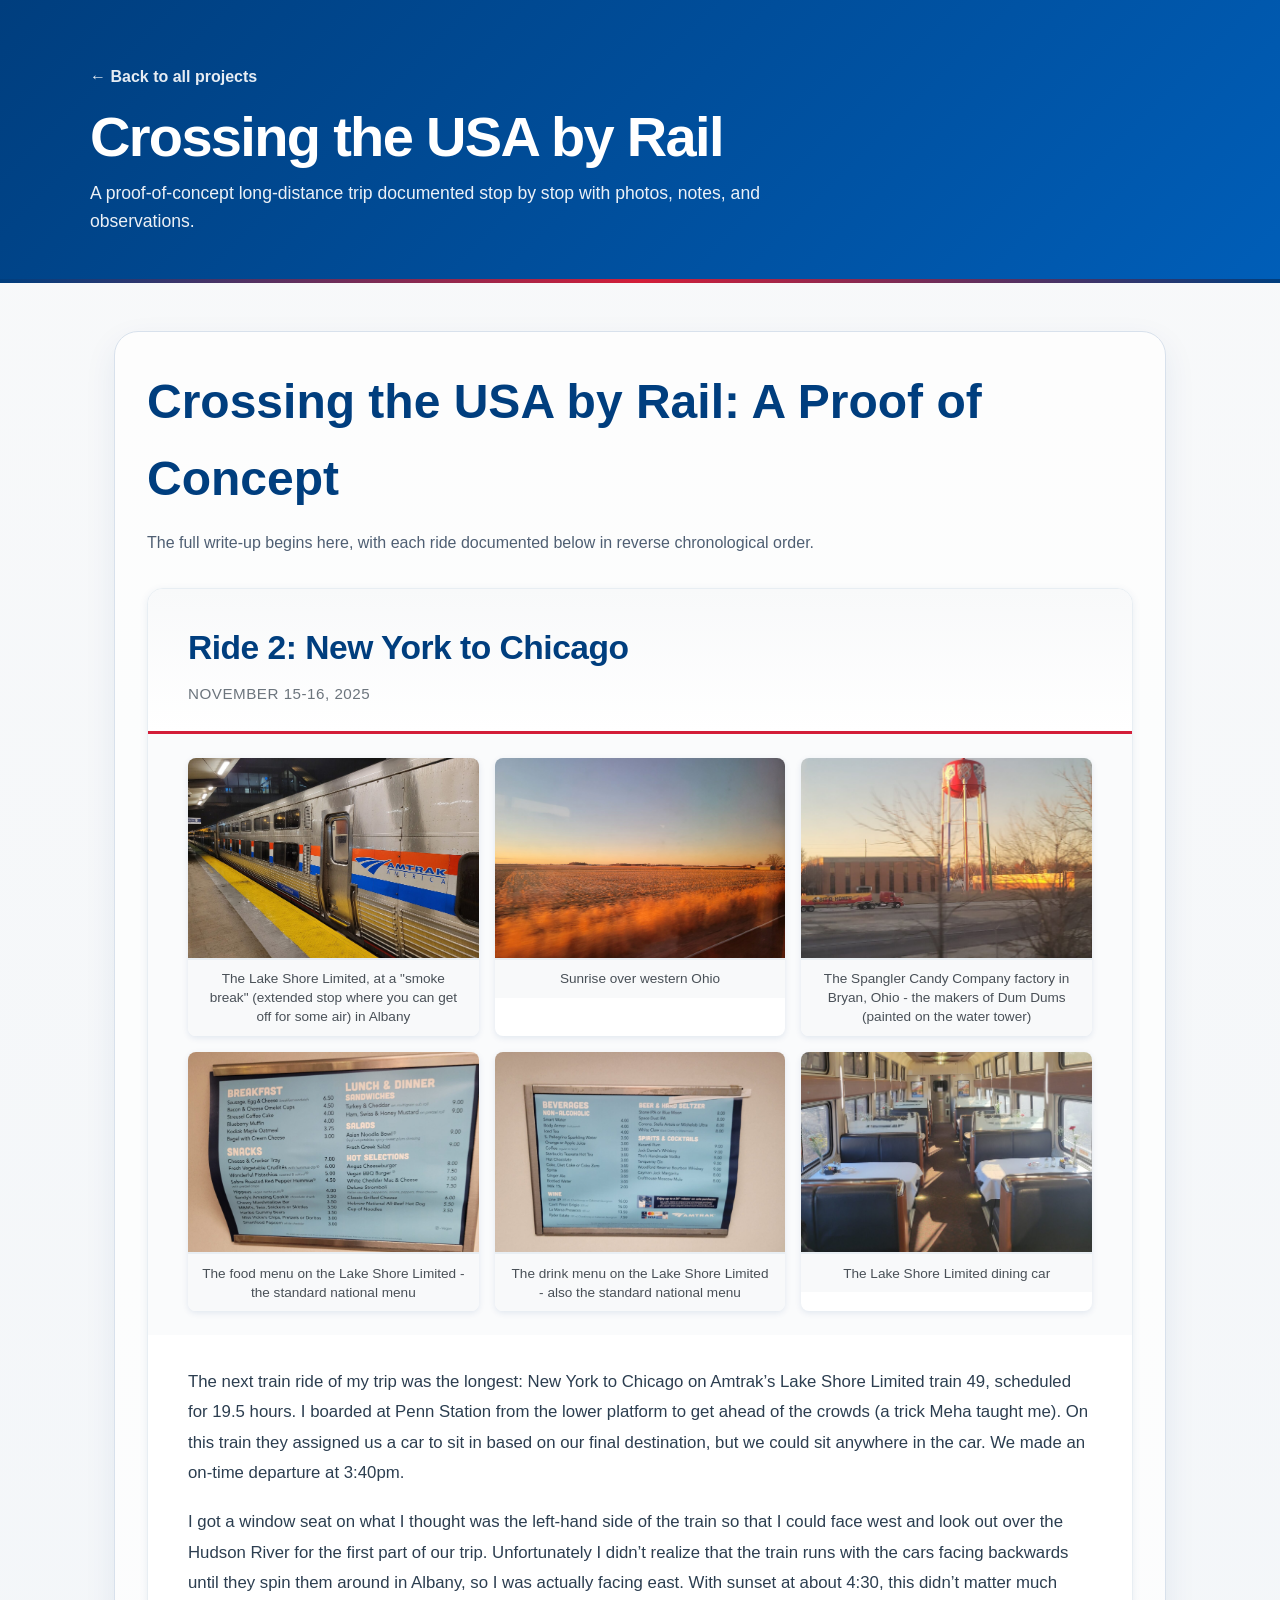
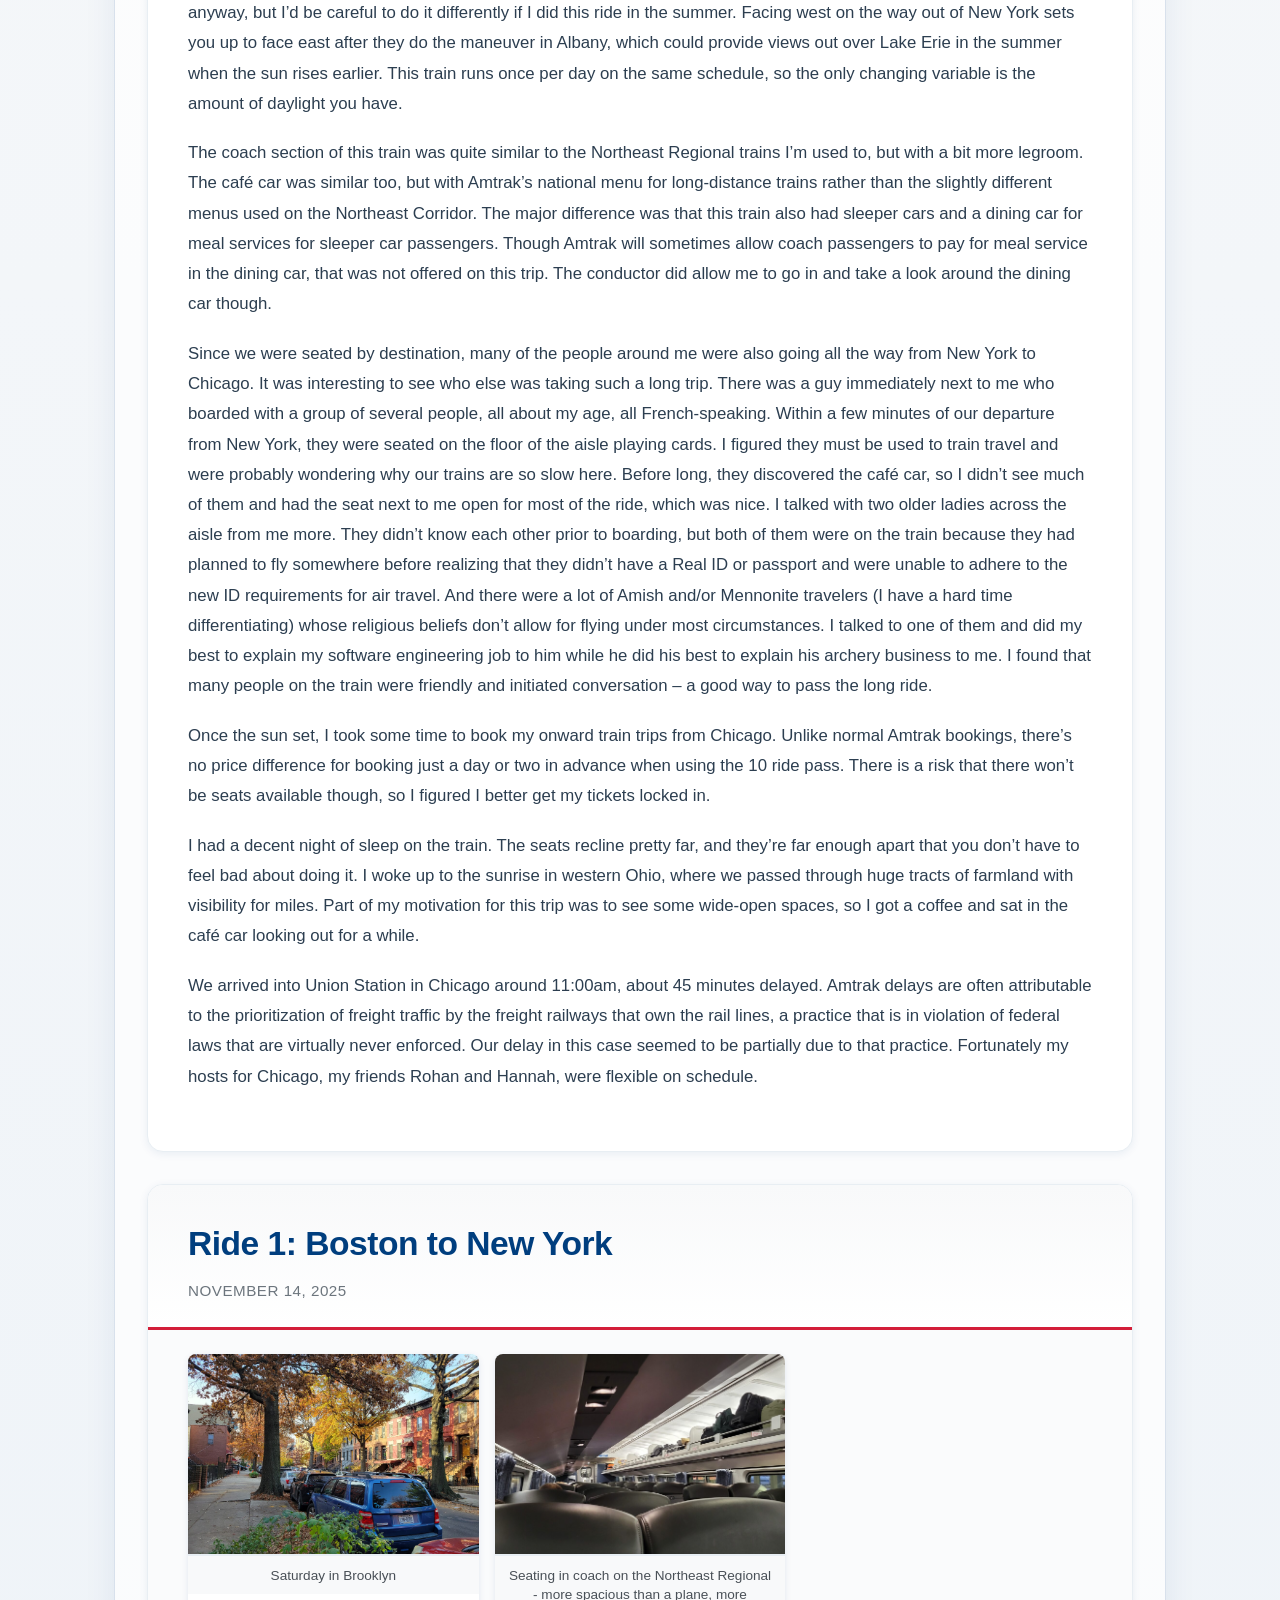
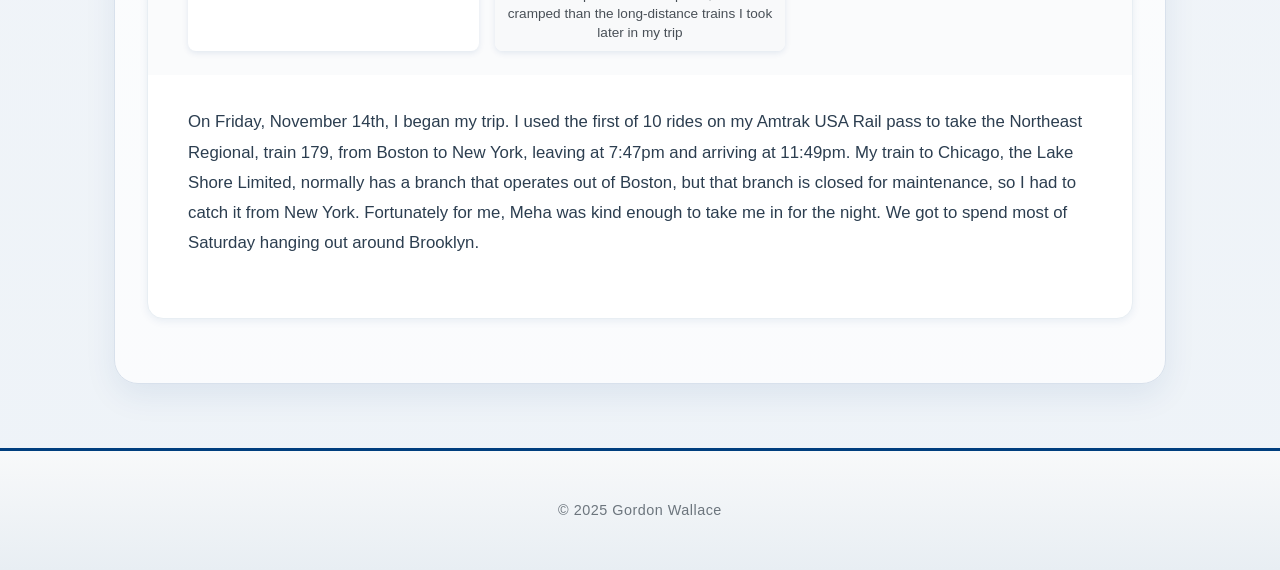
<file: projects/crossing-the-usa-by-rail.html>
<!DOCTYPE html>
<html lang="en">
<head>
    <meta charset="UTF-8">
    <meta name="viewport" content="width=device-width, initial-scale=1.0">
    <title>Crossing the USA by Rail | Gordon Wallace</title>
    <style>
        * {
            margin: 0;
            padding: 0;
            box-sizing: border-box;
        }

        body {
            font-family: 'Helvetica Neue', 'Arial', sans-serif;
            line-height: 1.6;
            color: #1a1a1a;
            background: linear-gradient(180deg, #f8f9fa 0%, #eef3f8 100%);
        }

        a {
            color: inherit;
            text-decoration: none;
        }

        header {
            background: linear-gradient(135deg, #003e7e 0%, #005eb8 100%);
            color: white;
            padding: 4rem 1.5rem 3rem;
            position: relative;
            overflow: hidden;
        }

        header::after {
            content: '';
            position: absolute;
            bottom: 0;
            left: 0;
            right: 0;
            height: 4px;
            background: linear-gradient(90deg, #003e7e 0%, #d31e39 50%, #003e7e 100%);
        }

        .hero {
            max-width: 1100px;
            margin: 0 auto;
        }

        .back-link {
            display: inline-block;
            margin-bottom: 1rem;
            font-weight: 600;
            color: rgba(255, 255, 255, 0.9);
        }

        .back-link:hover {
            color: #fff;
        }

        .back-link:focus-visible {
            outline: 2px solid #fff;
            outline-offset: 4px;
            border-radius: 4px;
        }

        header h1 {
            font-size: clamp(2.2rem, 5vw, 3.5rem);
            line-height: 1.1;
            margin-bottom: 0.75rem;
            font-weight: 700;
            letter-spacing: -0.03em;
        }

        header p {
            font-size: 1.1rem;
            max-width: 740px;
            color: rgba(255, 255, 255, 0.92);
        }

        main {
            max-width: 1100px;
            margin: 0 auto;
            padding: 3rem 1.5rem 4rem;
        }

        .project-detail {
            background: rgba(255, 255, 255, 0.72);
            border: 1px solid #d8e1ec;
            border-radius: 24px;
            padding: 2rem;
            box-shadow: 0 12px 32px rgba(0, 62, 126, 0.08);
        }

        .project-detail-header {
            margin-bottom: 2rem;
        }

        .project-detail-header h2 {
            font-size: clamp(2rem, 4vw, 3rem);
            color: #003e7e;
            margin-bottom: 0.75rem;
        }

        .project-detail-header p {
            max-width: 760px;
            color: #4f5f73;
        }

        .post {
            background: white;
            margin-bottom: 2rem;
            border-radius: 16px;
            overflow: hidden;
            box-shadow: 0 2px 8px rgba(0, 62, 126, 0.08);
            border: 1px solid #e8eef3;
            transition: all 0.3s ease;
        }

        .post:hover {
            transform: translateY(-3px);
            box-shadow: 0 8px 24px rgba(0, 62, 126, 0.15);
            border-color: #005eb8;
        }

        .post-header {
            padding: 2rem 2.5rem 1.5rem;
            background: linear-gradient(180deg, #f8f9fa 0%, #ffffff 100%);
            border-bottom: 3px solid #d31e39;
        }

        .post-title {
            font-size: 2.1rem;
            color: #003e7e;
            margin-bottom: 0.5rem;
            font-weight: 700;
            letter-spacing: -0.5px;
        }

        .post-date {
            color: #6c757d;
            font-size: 0.95rem;
            font-weight: 500;
            text-transform: uppercase;
            letter-spacing: 0.5px;
        }

        .post-images {
            display: grid;
            grid-template-columns: repeat(auto-fill, minmax(220px, 1fr));
            gap: 1rem;
            padding: 1.5rem 2.5rem;
            background-color: #fafbfc;
        }

        .image-container {
            display: flex;
            flex-direction: column;
            background: white;
            border-radius: 8px;
            overflow: hidden;
            box-shadow: 0 2px 6px rgba(0, 62, 126, 0.1);
            transition: all 0.3s ease;
        }

        .image-container:hover {
            box-shadow: 0 4px 12px rgba(0, 62, 126, 0.2);
            transform: translateY(-2px);
        }

        .post-image {
            width: 100%;
            height: 200px;
            object-fit: cover;
            transition: transform 0.3s ease;
        }

        .image-container:hover .post-image {
            transform: scale(1.03);
        }

        .image-caption {
            font-size: 0.85rem;
            color: #495057;
            padding: 0.6rem 0.8rem;
            text-align: center;
            line-height: 1.4;
            background-color: #f8f9fa;
            border-top: 2px solid #e8eef3;
        }

        .post-content {
            padding: 2rem 2.5rem 2.5rem;
            font-size: 1.05rem;
            color: #2c3e50;
            line-height: 1.8;
        }

        .post-content p {
            margin-bottom: 1.2rem;
        }

        footer {
            text-align: center;
            padding: 3rem 2rem;
            color: #6c757d;
            font-size: 0.9rem;
            background: linear-gradient(180deg, #f8f9fa 0%, #e8eef3 100%);
            border-top: 3px solid #003e7e;
        }

        footer p {
            font-weight: 500;
            letter-spacing: 0.5px;
        }

        @media (max-width: 768px) {
            header {
                padding: 3rem 1.25rem 2.5rem;
            }

            header p {
                font-size: 1rem;
            }

            main {
                padding: 2.5rem 1rem 3rem;
            }

            .project-detail {
                padding: 1.25rem;
            }

            .post-title {
                font-size: 1.6rem;
            }

            .post-header {
                padding: 1.5rem 1.5rem 1rem;
            }

            .post-images {
                grid-template-columns: 1fr;
                padding: 1rem 1.5rem;
            }

            .post-content {
                padding: 1.5rem;
            }
        }
    </style>
</head>
<body>
    <header>
        <div class="hero">
            <a class="back-link" href="../index.html" aria-label="Back to all projects on the landing page">&larr; Back to all projects</a>
            <h1>Crossing the USA by Rail</h1>
            <p>
                A proof-of-concept long-distance trip documented stop by stop with photos, notes, and observations.
            </p>
        </div>
    </header>

    <main>
        <section class="project-detail" id="crossing-the-usa-by-rail">
            <div class="project-detail-header">
                <h2>Crossing the USA by Rail: A Proof of Concept</h2>
                <p>
                    The full write-up begins here, with each ride documented below in reverse chronological order.
                </p>
            </div>
            <div id="posts-container"></div>
        </section>
    </main>

    <footer>
        <p>&copy; 2025 Gordon Wallace</p>
    </footer>

    <script>
        const PROJECT_ID = 'crossing-the-usa-by-rail';
        const POSTS_SCHEMA_DESCRIPTION = 'Posts for this page must include "project", "title", "date", and "textFile" string fields.';
        const MONTH_INDEX = {
            january: 0,
            february: 1,
            march: 2,
            april: 3,
            may: 4,
            june: 5,
            july: 6,
            august: 7,
            september: 8,
            october: 9,
            november: 10,
            december: 11
        };

        function resolveSafeProjectAssetPath(rawPath, allowedBaseDirectory) {
            const normalizedInput = typeof rawPath === 'string' ? rawPath : '';
            if (!normalizedInput || normalizedInput.includes('\\') || normalizedInput.startsWith('/')) {
                throw new Error(`Invalid path: ${rawPath}`);
            }
            const rawSegments = normalizedInput.split('/').map((segment) => {
                try {
                    return decodeURIComponent(segment);
                } catch (error) {
                    throw new Error(`Invalid path encoding: ${rawPath}`);
                }
            });
            if (rawSegments.some((segment) => segment === '.' || segment === '..')) {
                throw new Error(`Path traversal segment is not allowed: ${rawPath}`);
            }

            const normalizedPath = new URL(normalizedInput, 'https://example.local/').pathname.replace(/^\/+/, '');
            if (!normalizedPath.startsWith(`${allowedBaseDirectory}/`)) {
                throw new Error(`Path escapes ${allowedBaseDirectory}: ${rawPath}`);
            }

            return `../${normalizedPath}`;
        }

        function buildPost(post, textContent) {
            const article = document.createElement('article');
            article.className = 'post';

            const header = document.createElement('div');
            header.className = 'post-header';

            const title = document.createElement('h3');
            title.className = 'post-title';
            title.textContent = post.title;

            const date = document.createElement('p');
            date.className = 'post-date';
            date.textContent = post.date;

            header.appendChild(title);
            header.appendChild(date);
            article.appendChild(header);

            if (post.images && post.images.length > 0) {
                const imagesContainer = document.createElement('div');
                imagesContainer.className = 'post-images';

                for (const image of post.images) {
                    if (!image || typeof image !== 'object' || typeof image.src !== 'string') {
                        console.error(`Skipping malformed image entry for ${post.id}.`);
                        continue;
                    }

                    let safeImagePath = '';
                    try {
                        safeImagePath = resolveSafeProjectAssetPath(image.src, 'images');
                    } catch (error) {
                        console.error(`Skipping invalid image path for ${post.id}:`, error);
                        continue;
                    }

                    const imageContainer = document.createElement('div');
                    imageContainer.className = 'image-container';

                    const img = document.createElement('img');
                    img.src = safeImagePath;
                    img.className = 'post-image';
                    const imageCaption = typeof image.caption === 'string' ? image.caption.trim() : '';
                    img.alt = imageCaption || `${post.title} photo`;
                    img.loading = 'lazy';

                    imageContainer.appendChild(img);
                    if (imageCaption) {
                        const caption = document.createElement('p');
                        caption.className = 'image-caption';
                        caption.textContent = imageCaption;
                        imageContainer.appendChild(caption);
                    }
                    imagesContainer.appendChild(imageContainer);
                }

                if (imagesContainer.childElementCount > 0) {
                    article.appendChild(imagesContainer);
                }
            }

            const content = document.createElement('div');
            content.className = 'post-content';

            const normalizedText = String(textContent ?? '');
            const paragraphs = normalizedText.trim().split(/\n\n+/).filter((paragraph) => paragraph.trim());
            if (paragraphs.length === 0) {
                const emptyMessage = document.createElement('p');
                emptyMessage.textContent = 'No trip notes were included for this entry.';
                content.appendChild(emptyMessage);
            } else {
                for (const paragraphText of paragraphs) {
                    const paragraph = document.createElement('p');
                    paragraph.textContent = paragraphText.trim();
                    content.appendChild(paragraph);
                }
            }

            article.appendChild(content);
            return article;
        }

        async function fetchTextForPost(post) {
            if (!post || typeof post.textFile !== 'string') {
                throw new Error(`Invalid post metadata for ${post && post.id ? post.id : 'unknown'}: missing textFile`);
            }
            const textFilePath = resolveSafeProjectAssetPath(post.textFile, 'post-text');
            const textResponse = await fetch(textFilePath);
            if (!textResponse.ok) {
                throw new Error(`Failed to load ${post.textFile}: ${textResponse.status}`);
            }
            return textResponse.text();
        }

        function parseMonthDayYear(monthName, dayString, yearString) {
            const monthKey = String(monthName || '').toLowerCase();
            const month = MONTH_INDEX[monthKey];
            const day = Number.parseInt(dayString, 10);
            const year = Number.parseInt(yearString, 10);

            if (!Number.isInteger(month) || Number.isNaN(day) || Number.isNaN(year)) {
                return Number.NEGATIVE_INFINITY;
            }
            const timestamp = Date.UTC(year, month, day);
            const parsedDate = new Date(timestamp);
            if (
                parsedDate.getUTCFullYear() !== year
                || parsedDate.getUTCMonth() !== month
                || parsedDate.getUTCDate() !== day
            ) {
                return Number.NEGATIVE_INFINITY;
            }
            return timestamp;
        }

        async function mapWithConcurrency(items, limit, mapper) {
            if (!Array.isArray(items) || items.length === 0) {
                return [];
            }
            if (!Number.isInteger(limit) || limit < 1) {
                throw new Error('Concurrency limit must be a positive integer.');
            }

            const results = new Array(items.length);
            let nextIndex = 0;

            async function worker() {
                while (nextIndex < items.length) {
                    const currentIndex = nextIndex;
                    nextIndex += 1;

                    try {
                        results[currentIndex] = { status: 'fulfilled', value: await mapper(items[currentIndex]) };
                    } catch (error) {
                        results[currentIndex] = { status: 'rejected', reason: error };
                    }
                }
            }

            const workerCount = Math.min(limit, items.length);
            await Promise.all(Array.from({ length: workerCount }, () => worker()));
            return results;
        }

        function getSortableTimestamp(post) {
            if (!post || typeof post.date !== 'string') {
                return Number.NEGATIVE_INFINITY;
            }
            const sameMonthRangeMatch = post.date.match(/^([A-Za-z]+)\s+(\d+)-(\d+),\s*(\d{4})$/);
            const crossMonthRangeMatch = post.date.match(/^([A-Za-z]+)\s+(\d+)-([A-Za-z]+)\s+(\d+),\s*(\d{4})(?:\/(\d{4}))?$/);
            if (sameMonthRangeMatch) {
                return parseMonthDayYear(sameMonthRangeMatch[1], sameMonthRangeMatch[3], sameMonthRangeMatch[4]);
            }

            if (crossMonthRangeMatch) {
                const startMonthIndex = MONTH_INDEX[String(crossMonthRangeMatch[1]).toLowerCase()];
                const endMonthIndex = MONTH_INDEX[String(crossMonthRangeMatch[3]).toLowerCase()];
                const startYear = Number.parseInt(crossMonthRangeMatch[5], 10);
                const explicitEndYear = crossMonthRangeMatch[6] ? Number.parseInt(crossMonthRangeMatch[6], 10) : null;
                const derivedEndYear = explicitEndYear
                    || (Number.isInteger(startMonthIndex) && Number.isInteger(endMonthIndex) && endMonthIndex < startMonthIndex
                        ? startYear + 1
                        : startYear);
                return parseMonthDayYear(crossMonthRangeMatch[3], crossMonthRangeMatch[4], String(derivedEndYear));
            }

            const singleDateMatch = post.date.match(/^([A-Za-z]+)\s+(\d+),\s*(\d{4})$/);
            if (singleDateMatch) {
                return parseMonthDayYear(singleDateMatch[1], singleDateMatch[2], singleDateMatch[3]);
            }

            return Number.NEGATIVE_INFINITY;
        }

        async function loadPosts() {
            try {
                const response = await fetch('../posts.json');
                if (!response.ok) {
                    throw new Error(`Failed to load posts.json: ${response.status}`);
                }

                const rawPosts = await response.json();
                if (!Array.isArray(rawPosts)) {
                    throw new Error('Invalid posts.json format: expected an array of posts.');
                }
                if (rawPosts.some((post) => !post || typeof post.project !== 'string' || typeof post.title !== 'string' || typeof post.date !== 'string' || typeof post.textFile !== 'string')) {
                    throw new Error(`Invalid posts.json format: ${POSTS_SCHEMA_DESCRIPTION}`);
                }

                const posts = rawPosts
                    .filter((post) => post && post.project === PROJECT_ID);
                if (posts.some((post) => getSortableTimestamp(post) === Number.NEGATIVE_INFINITY)) {
                    throw new Error('Invalid posts.json format: unsupported date format.');
                }
                posts.sort((a, b) => getSortableTimestamp(b) - getSortableTimestamp(a));
                const container = document.getElementById('posts-container');
                if (!container) {
                    throw new Error('Missing posts container element.');
                }
                container.setAttribute('aria-busy', 'true');
                if (posts.length === 0) {
                    const emptyMessage = document.createElement('p');
                    emptyMessage.style.textAlign = 'center';
                    emptyMessage.textContent = 'No entries are available for this project yet.';
                    container.appendChild(emptyMessage);
                    container.setAttribute('aria-busy', 'false');
                    return;
                }
                const placeholders = posts.map(() => {
                    const placeholder = document.createElement('div');
                    placeholder.className = 'post';
                    placeholder.setAttribute('role', 'status');
                    placeholder.setAttribute('aria-live', 'polite');
                    placeholder.style.padding = '2rem';
                    placeholder.style.textAlign = 'center';
                    placeholder.style.color = '#4f5f73';
                    placeholder.textContent = 'Loading entry...';
                    container.appendChild(placeholder);
                    return placeholder;
                });
                const textResults = await mapWithConcurrency(posts, 4, fetchTextForPost);

                for (let index = 0; index < posts.length; index += 1) {
                    const post = posts[index];
                    const result = textResults[index];
                    if (result.status === 'fulfilled') {
                        container.replaceChild(buildPost(post, result.value), placeholders[index]);
                    } else {
                        const postError = result.reason;
                        console.error(`Error loading post content for ${post.id}:`, postError);
                        const failedArticle = document.createElement('article');
                        failedArticle.className = 'post';
                        const postErrorMessage = document.createElement('p');
                        postErrorMessage.style.padding = '2rem';
                        postErrorMessage.style.textAlign = 'center';
                        postErrorMessage.style.color = '#d31e39';
                        postErrorMessage.setAttribute('role', 'alert');
                        postErrorMessage.textContent = `Unable to load "${post.title}" right now.`;
                        failedArticle.appendChild(postErrorMessage);
                        container.replaceChild(failedArticle, placeholders[index]);
                    }
                }
                container.setAttribute('aria-busy', 'false');
            } catch (error) {
                console.error('Error loading posts:', error);
                const container = document.getElementById('posts-container');
                if (!container) {
                    return;
                }
                container.setAttribute('aria-busy', 'false');
                container.textContent = '';

                const errorMessage = document.createElement('p');
                errorMessage.style.textAlign = 'center';
                errorMessage.style.color = '#d31e39';
                errorMessage.setAttribute('role', 'alert');
                errorMessage.textContent = 'Error loading posts. Please try again later.';
                container.appendChild(errorMessage);
            }
        }

        document.addEventListener('DOMContentLoaded', loadPosts);
    </script>
</body>
</html>
</file>
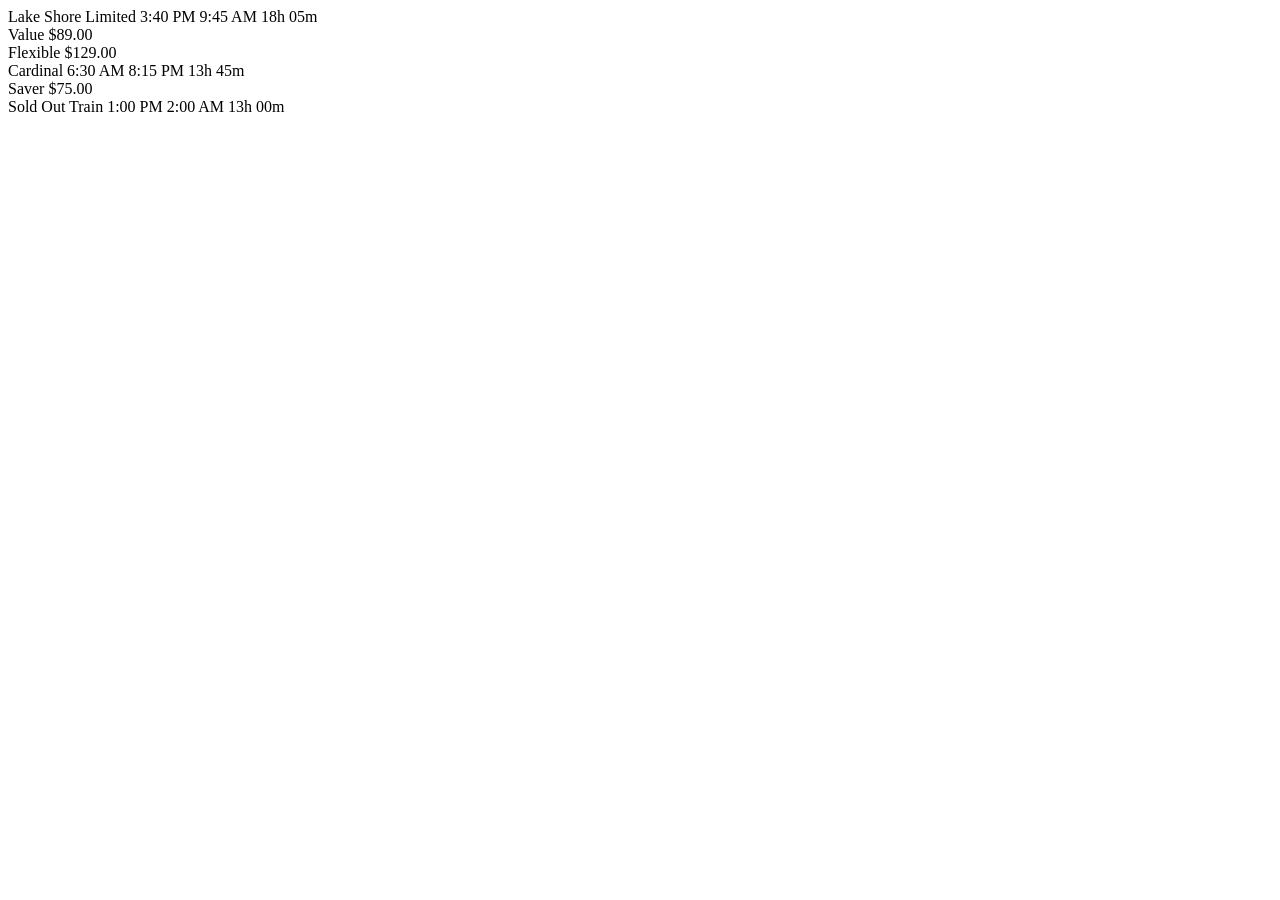
<file: amtrak-fare-finder/tests/fixtures/sample_results.html>
<!DOCTYPE html>
<html>
<body>
  <div id="results">
    <div data-testid="search-result-row">
      <span data-testid="train-name">Lake Shore Limited</span>
      <span data-testid="departure-time">3:40 PM</span>
      <span data-testid="arrival-time">9:45 AM</span>
      <span data-testid="duration">18h 05m</span>
      <div data-testid="fare-option">
        <span data-testid="fare-class">Value</span>
        <span data-testid="fare-price">$89.00</span>
      </div>
      <div data-testid="fare-option">
        <span data-testid="fare-class">Flexible</span>
        <span data-testid="fare-price">$129.00</span>
      </div>
    </div>
    <div data-testid="search-result-row">
      <span data-testid="train-name">Cardinal</span>
      <span data-testid="departure-time">6:30 AM</span>
      <span data-testid="arrival-time">8:15 PM</span>
      <span data-testid="duration">13h 45m</span>
      <div data-testid="fare-option">
        <span data-testid="fare-class">Saver</span>
        <span data-testid="fare-price">$75.00</span>
      </div>
    </div>
    <div data-testid="search-result-row">
      <!-- No fares available for this row; should be skipped. -->
      <span data-testid="train-name">Sold Out Train</span>
      <span data-testid="departure-time">1:00 PM</span>
      <span data-testid="arrival-time">2:00 AM</span>
      <span data-testid="duration">13h 00m</span>
    </div>
  </div>
</body>
</html>
</file>
